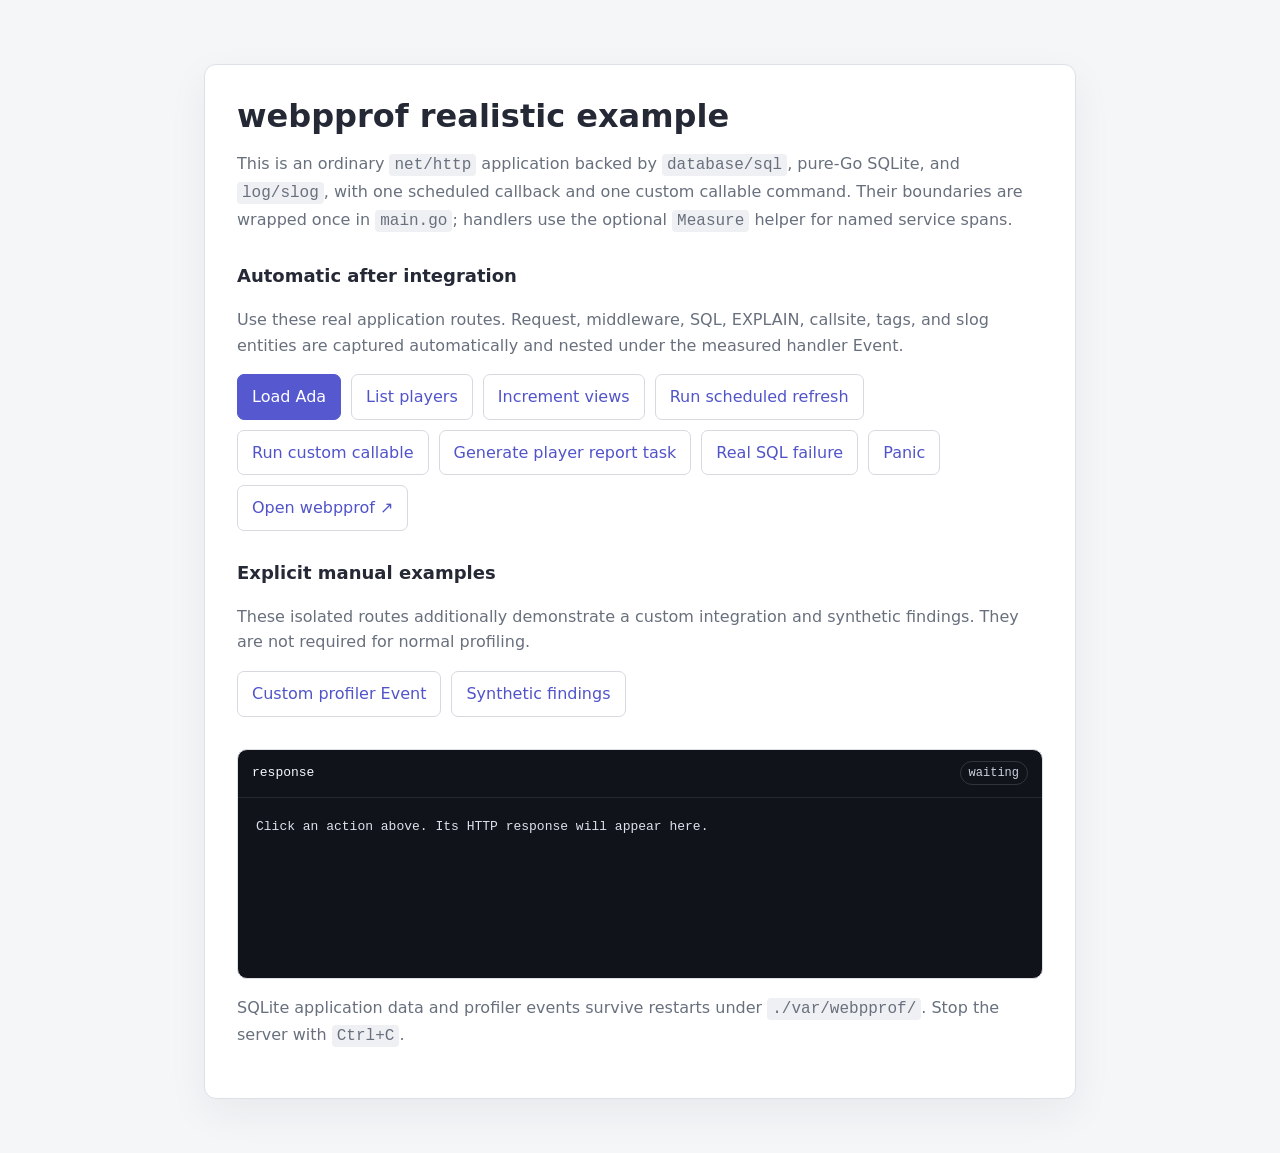
<file: example/home.html>
<!doctype html>
<html lang="en">
<head>
  <meta charset="utf-8">
  <meta name="viewport" content="width=device-width, initial-scale=1">
  <title>webpprof realistic example</title>
  <style>
    :root { color-scheme: light; --ink: #252936; --muted: #68707d; --line: #dde0e6; --accent: #5558cf; --paper: #ffffff; --canvas: #f5f6f8; }
    * { box-sizing: border-box; }
    body { max-width: 920px; margin: 64px auto; padding: 0 24px; color: var(--ink); background: var(--canvas); font: 16px/1.6 system-ui, sans-serif; }
    main { padding: 32px; border: 1px solid #dde0e6; border-radius: 12px; background: white; box-shadow: 0 14px 40px #1f29370f; }
    h1 { margin: 0 0 8px; line-height: 1.2; }
    h2 { margin: 28px 0 4px; font-size: 18px; }
    p { color: var(--muted); }
    nav { display: flex; flex-wrap: wrap; gap: 10px; margin-top: 16px; }
    a, button { padding: 9px 14px; border: 1px solid #d7d9e1; border-radius: 7px; color: #5154c9; background: white; font: inherit; text-decoration: none; cursor: pointer; }
    a:hover, button:hover { border-color: #777ae0; background: #f0f1ff; }
    button.primary { border-color: var(--accent); color: white; background: var(--accent); }
    button:disabled { cursor: wait; opacity: .58; }
    p code { padding: 2px 5px; border-radius: 4px; background: #eff0f3; }
    .response-panel { margin-top: 32px; overflow: hidden; border: 1px solid var(--line); border-radius: 10px; background: #10131a; }
    .response-head { display: flex; align-items: center; justify-content: space-between; gap: 16px; min-height: 48px; padding: 10px 14px; border-bottom: 1px solid #ffffff17; color: #aeb6c5; font: 12px/1.4 ui-monospace, SFMono-Regular, Consolas, monospace; }
    .response-head strong { color: #f5f7fb; font-size: 13px; font-weight: 500; }
    .response-status { flex: none; padding: 3px 8px; border: 1px solid #ffffff24; border-radius: 999px; color: #cbd2df; }
    .response-status.ok { border-color: #39b98266; color: #63d69d; }
    .response-status.error { border-color: #e26b7666; color: #ff8993; }
    pre { min-height: 180px; max-height: 440px; margin: 0; overflow: auto; padding: 18px; color: #dce2ed; font: 13px/1.65 ui-monospace, SFMono-Regular, Consolas, monospace; tab-size: 2; white-space: pre-wrap; word-break: break-word; }
    pre code { font: inherit; }
    @media (max-width: 640px) { body { margin-block: 24px; } main { padding: 22px; } button, a { width: 100%; text-align: left; } }
  </style>
</head>
<body>
  <main>
    <h1>webpprof realistic example</h1>
    <p>This is an ordinary <code>net/http</code> application backed by <code>database/sql</code>, pure-Go SQLite, and <code>log/slog</code>, with one scheduled callback and one custom callable command. Their boundaries are wrapped once in <code>main.go</code>; handlers use the optional <code>Measure</code> helper for named service spans.</p>
    <h2>Automatic after integration</h2>
    <p>Use these real application routes. Request, middleware, SQL, EXPLAIN, callsite, tags, and slog entities are captured automatically and nested under the measured handler Event.</p>
    <nav>
      <button class="primary" type="button" data-request="/api/players/42?tenant=acme" data-method="GET">Load Ada</button>
      <button type="button" data-request="/api/players?tenant=umbrella" data-method="GET">List players</button>
      <button type="button" data-request="/api/players/42/views?tenant=acme" data-method="POST">Increment views</button>
      <button type="button" data-request="/api/schedules/refresh-players?tenant=umbrella" data-method="POST">Run scheduled refresh</button>
      <button type="button" data-request="/api/callables/rebuild-player-index?tenant=acme" data-method="POST">Run custom callable</button>
      <button type="button" data-request="/api/tasks/generate-player-report?tenant=umbrella" data-method="POST">Generate player report task</button>
      <button type="button" data-request="/api/failure?tenant=acme" data-method="GET">Real SQL failure</button>
      <button type="button" data-request="/panic?tenant=umbrella" data-method="GET">Panic</button>
      <a href="/debug/webpprof/" target="_blank" rel="noreferrer">Open webpprof ↗</a>
    </nav>
    <h2>Explicit manual examples</h2>
    <p>These isolated routes additionally demonstrate a custom integration and synthetic findings. They are not required for normal profiling.</p>
    <nav>
      <button type="button" data-request="/api/manual/custom-profiler?tenant=acme" data-method="GET">Custom profiler Event</button>
      <button type="button" data-request="/api/manual/diagnostics?tenant=umbrella" data-method="GET">Synthetic findings</button>
    </nav>
    <section class="response-panel" aria-labelledby="response-title">
      <div class="response-head">
        <strong id="response-title">response</strong>
        <span id="response-status" class="response-status">waiting</span>
      </div>
      <pre><code id="response" aria-live="polite">Click an action above. Its HTTP response will appear here.</code></pre>
    </section>
    <p>SQLite application data and profiler events survive restarts under <code>./var/webpprof/</code>. Stop the server with <code>Ctrl+C</code>.</p>
  </main>
  <script>
    const output = document.getElementById('response');
    const status = document.getElementById('response-status');

    document.addEventListener('click', async function (event) {
      const button = event.target.closest('[data-request]');
      if (!button) return;

      const method = button.dataset.method || 'GET';
      const target = button.dataset.request;
      button.disabled = true;
      status.className = 'response-status';
      status.textContent = 'loading';
      output.textContent = method + ' ' + target + '\n\nWaiting for response…';

      try {
        const response = await fetch(target, {
          method: method,
          headers: { 'Accept': 'application/json' },
        });
        const body = await response.text();
        let rendered = body || '(empty response body)';
        try {
          rendered = JSON.stringify(JSON.parse(body), null, 2);
        } catch (_) {}

        status.className = 'response-status ' + (response.ok ? 'ok' : 'error');
        status.textContent = String(response.status) + ' ' + response.statusText;
        output.textContent = method + ' ' + target + '\n\n' + rendered;
      } catch (error) {
        status.className = 'response-status error';
        status.textContent = 'network error';
        output.textContent = method + ' ' + target + '\n\n' + String(error);
      } finally {
        button.disabled = false;
      }
    });
  </script>
</body>
</html>
</file>
